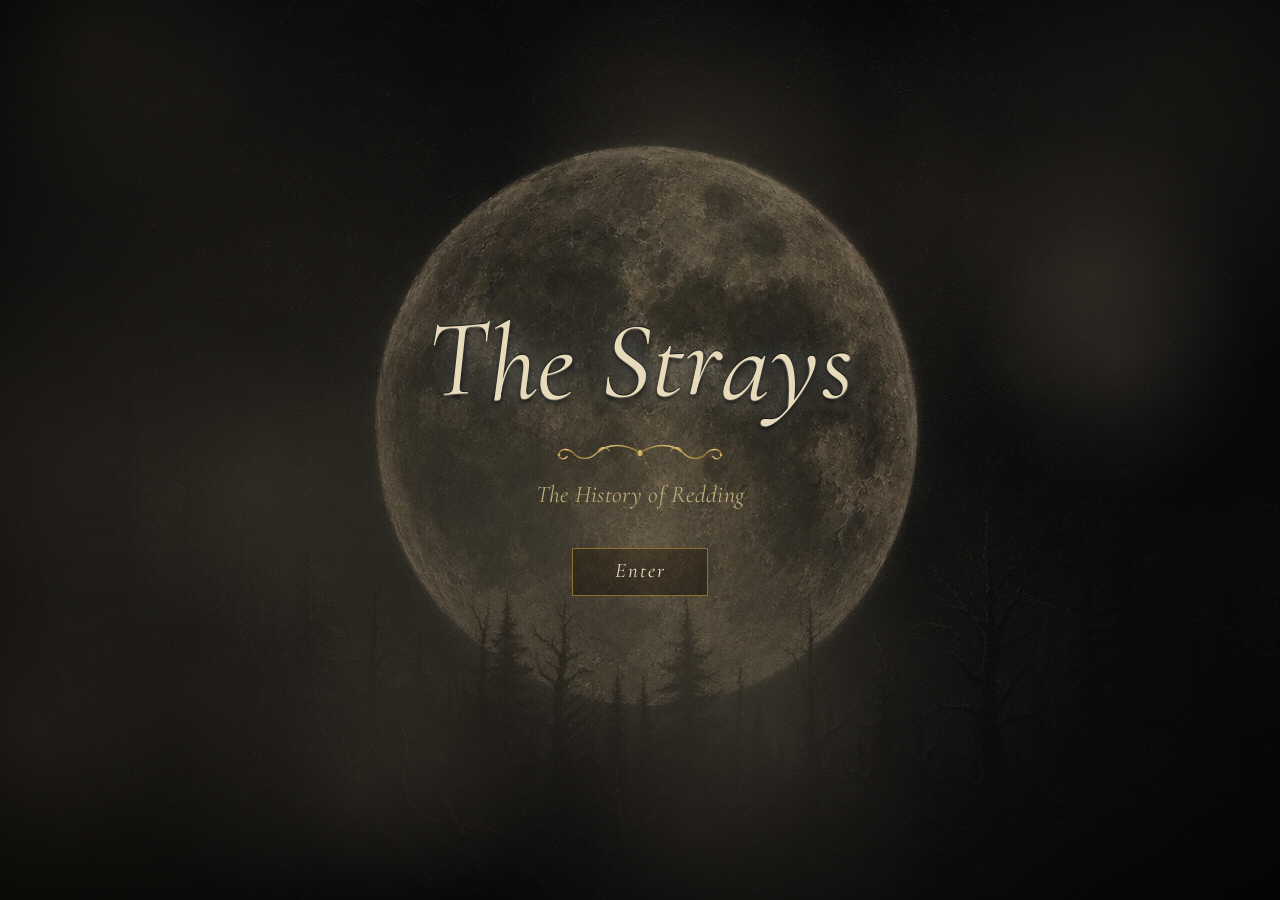
<file: index.html>
<!DOCTYPE html>
<html lang="en">
<head>
  <meta charset="UTF-8" />
  <meta name="viewport" content="width=device-width, initial-scale=1.0" />
  <title>The Strays</title>
  <link rel="icon" type="image/png" sizes="64x64" href="assets/favicon.png" />
  <link rel="icon" type="image/png" sizes="32x32" href="assets/favicon-32.png" />
  <link rel="apple-touch-icon" href="assets/apple-touch-icon.png" />
  <link rel="preconnect" href="https://fonts.googleapis.com" />
  <link rel="preconnect" href="https://fonts.gstatic.com" crossorigin />
  <link href="https://fonts.googleapis.com/css2?family=Cinzel+Decorative:wght@700;900&family=Cormorant+Garamond:ital,wght@0,400;0,600;1,400&family=IM+Fell+English:ital@0;1&family=Playfair+Display:ital,wght@0,500;1,500&display=swap" rel="stylesheet" />
  <link rel="stylesheet" href="styles.css" />
</head>
<body>
  <!-- Moon-over-forest backdrop -->
  <div class="night-sky"></div>

  <!-- Ambient overlays -->
  <div class="vignette"></div>
  <div class="dust"></div>

  <!-- Fog blows through the whole page -->
  <canvas id="fog" aria-hidden="true"></canvas>

  <!-- Aged film grain for grit -->
  <div class="grain" aria-hidden="true"></div>

  <!-- Enter gate -->
  <div id="gate" class="gate">
    <div class="gate-inner">
      <h1 class="gate-title">The Strays</h1>
      <svg class="flourish flourish-divider" viewBox="0 0 240 40" aria-hidden="true">
        <use href="#filigree" />
      </svg>
      <p class="gate-sub">The History of Redding</p>
      <button id="enterBtn" class="enter-btn" type="button">Enter</button>
    </div>
  </div>

  <!-- The book -->
  <div class="stage" id="stage">
    <div class="book" id="book">
      <!-- Left page of the spread (leather inside cover, revealed when open) -->
      <div class="left-page">
        <div class="page-sheet"></div>
      </div>

      <!-- Right page: the passage is revealed here -->
      <div class="right-page">
        <div class="page-sheet">
          <div class="page-content">
            <p class="incantation" id="incantation"></p>
            <a class="begin-btn" id="beginBtn" href="story.html">Begin</a>
          </div>
        </div>
      </div>

      <!-- Front cover -->
      <div class="cover" id="cover">
        <div class="cover-face cover-front">
          <img class="cover-img" src="assets/cover.jpg" alt="The Strays — an old leather book bearing a snarling werewolf" />
          <div class="cover-sheen"></div>
        </div>
        <div class="cover-face cover-back"></div>
      </div>
    </div>
  </div>

  <!-- Reusable Victorian filigree flourish -->
  <svg width="0" height="0" style="position:absolute" aria-hidden="true">
    <defs>
      <linearGradient id="goldGrad" x1="0" y1="0" x2="1" y2="0">
        <stop offset="0%" stop-color="#8a6d2f" />
        <stop offset="50%" stop-color="#e6c877" />
        <stop offset="100%" stop-color="#8a6d2f" />
      </linearGradient>
      <g id="filigree" fill="none" stroke="url(#goldGrad)" stroke-width="1.6" stroke-linecap="round">
        <path d="M120 20 C 104 9, 84 9, 72 20 C 64 28, 52 28, 46 20" />
        <path d="M120 20 C 136 9, 156 9, 168 20 C 176 28, 188 28, 194 20" />
        <path d="M46 20 C 40 14, 30 15, 30 22 C 30 27, 36 28, 39 24" />
        <path d="M194 20 C 200 14, 210 15, 210 22 C 210 27, 204 28, 201 24" />
        <path d="M72 20 c 3 -7 11 -8 14 -2" />
        <path d="M168 20 c -3 -7 -11 -8 -14 -2" />
        <circle cx="120" cy="20" r="3.4" fill="url(#goldGrad)" stroke="none" />
        <path d="M113 20 h14" stroke-width="1" />
        <circle cx="30" cy="22" r="1.7" fill="url(#goldGrad)" stroke="none" />
        <circle cx="210" cy="22" r="1.7" fill="url(#goldGrad)" stroke="none" />
      </g>
    </defs>
  </svg>

  <script src="script.js"></script>
</body>
</html>
</file>
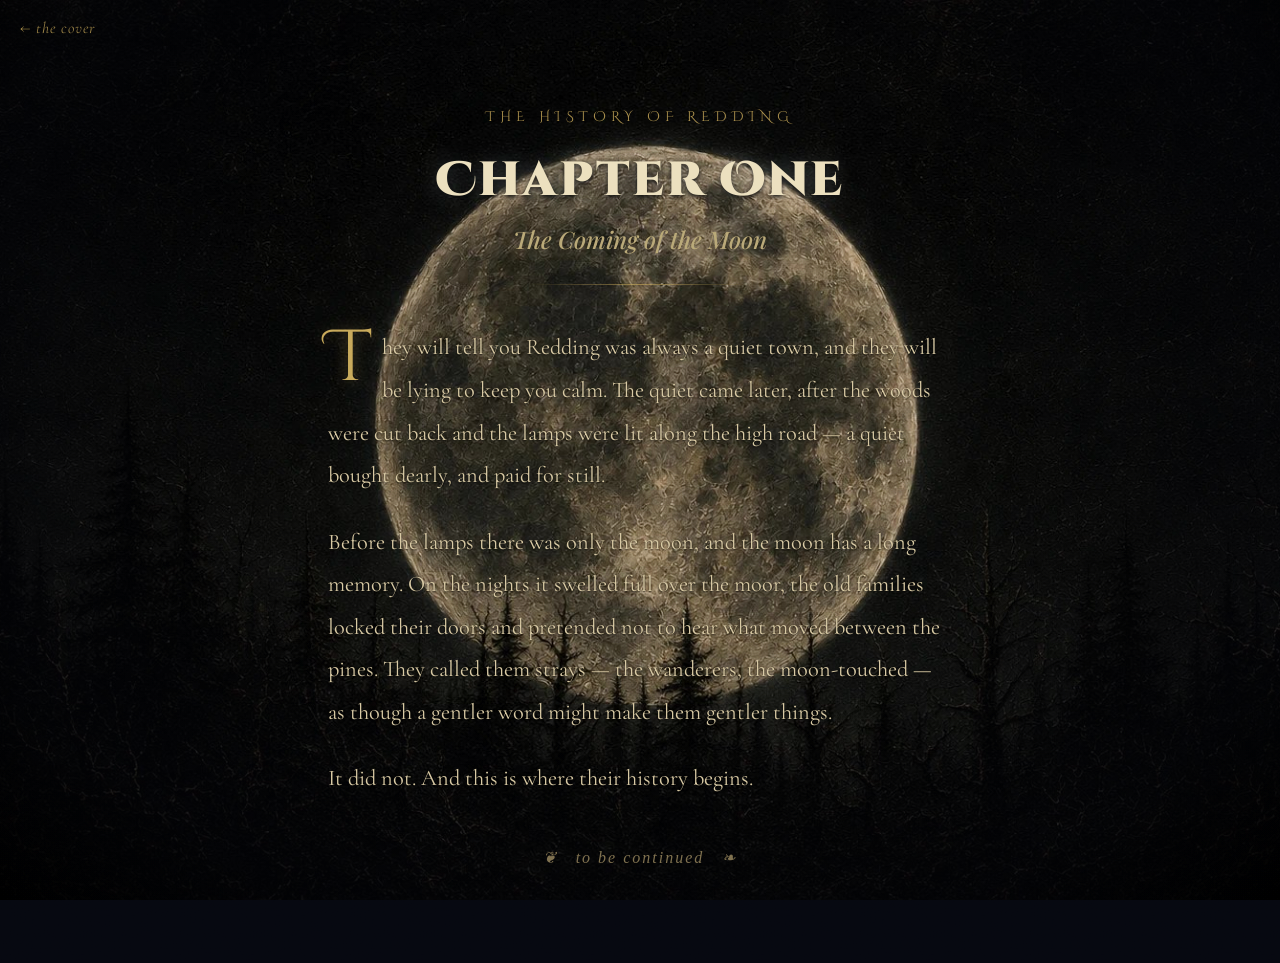
<file: story.html>
<!DOCTYPE html>
<html lang="en">
<head>
  <meta charset="UTF-8" />
  <meta name="viewport" content="width=device-width, initial-scale=1.0" />
  <title>The Strays — The History of Redding</title>
  <link rel="icon" type="image/png" sizes="64x64" href="assets/favicon.png" />
  <link rel="icon" type="image/png" sizes="32x32" href="assets/favicon-32.png" />
  <link rel="apple-touch-icon" href="assets/apple-touch-icon.png" />
  <link rel="preconnect" href="https://fonts.googleapis.com" />
  <link rel="preconnect" href="https://fonts.gstatic.com" crossorigin />
  <link href="https://fonts.googleapis.com/css2?family=Cinzel+Decorative:wght@700;900&family=Cormorant+Garamond:ital,wght@0,400;0,600;1,400&family=IM+Fell+English:ital@0;1&family=Playfair+Display:ital,wght@0,500;1,500&display=swap" rel="stylesheet" />
  <link rel="stylesheet" href="styles.css" />
  <style>
    /* story page allows scrolling (index.html is locked) */
    html, body.story-page { overflow-y: auto; height: auto; min-height: 100%; }
    .night-sky { background-attachment: fixed; }

    .story-back {
      position: fixed; top: 18px; left: 20px; z-index: 60;
      font-family: 'Cormorant Garamond', serif; font-style: italic;
      font-size: 1rem; letter-spacing: 1px;
      color: var(--gold); text-decoration: none; opacity: 0.75;
      transition: opacity 0.3s ease, color 0.3s ease;
    }
    .story-back:hover { opacity: 1; color: var(--gold-bright); }

    .story {
      position: relative; z-index: 10;
      max-width: 720px;
      margin: 0 auto;
      padding: clamp(4rem, 12vh, 9rem) clamp(1.4rem, 5vw, 3rem) 6rem;
      text-align: center;
    }
    .story-eyebrow {
      font-family: 'Cinzel Decorative', serif;
      font-size: clamp(0.7rem, 1.6vw, 0.85rem);
      letter-spacing: 5px; text-transform: uppercase;
      color: var(--gold); opacity: 0.85; margin-bottom: 1.4rem;
    }
    .story-chapter {
      font-family: 'Cinzel Decorative', serif; font-weight: 900;
      font-size: clamp(1.8rem, 5.5vw, 3rem);
      color: #ece0be; letter-spacing: 2px;
      text-shadow: 0 0 22px rgba(220,230,245,0.25), 0 2px 4px rgba(0,0,0,0.9);
    }
    .story-title {
      font-family: 'Playfair Display', serif; font-style: italic; font-weight: 500;
      font-size: clamp(1.1rem, 2.6vw, 1.5rem);
      color: #b9a877; margin: 0.6rem 0 0.4rem;
    }
    .story-rule {
      width: min(60%, 220px); height: 1px; margin: 1.8rem auto 2.6rem;
      background: linear-gradient(90deg, transparent, rgba(200,169,90,0.6), transparent);
    }
    .story-body {
      text-align: left;
      font-family: 'Cormorant Garamond', 'IM Fell English', serif;
      font-size: clamp(1.15rem, 2.1vw, 1.4rem);
      line-height: 1.9;
      color: #d8c9a3;
    }
    .story-body p { margin-bottom: 1.5rem; text-shadow: 0 1px 2px rgba(0,0,0,0.7); }
    .story-body p:first-child::first-letter {
      font-family: 'Cinzel Decorative', serif;
      font-size: 3.2em; line-height: 0.8; float: left;
      padding: 0.05em 0.12em 0 0; color: var(--gold);
      text-shadow: 0 0 14px rgba(200,169,90,0.4);
    }
    .story-end {
      margin-top: 3rem; text-align: center;
      font-family: 'IM Fell English', serif; font-style: italic;
      color: #7d6f4e; font-size: 1rem; letter-spacing: 2px;
    }
  </style>
</head>
<body class="story-page">
  <div class="night-sky"></div>
  <div class="vignette"></div>
  <div class="grain" aria-hidden="true"></div>

  <a class="story-back" href="index.html">&#8592; the cover</a>

  <main class="story">
    <p class="story-eyebrow">The History of Redding</p>
    <h1 class="story-chapter">Chapter One</h1>
    <p class="story-title">The Coming of the Moon</p>
    <div class="story-rule"></div>

    <!-- Placeholder opening — replace with the real chapter. -->
    <div class="story-body">
      <p>They will tell you Redding was always a quiet town, and they will be
        lying to keep you calm. The quiet came later, after the woods were
        cut back and the lamps were lit along the high road &mdash; a quiet
        bought dearly, and paid for still.</p>
      <p>Before the lamps there was only the moon, and the moon has a long
        memory. On the nights it swelled full over the moor, the old
        families locked their doors and pretended not to hear what moved
        between the pines. They called them strays &mdash; the wanderers, the
        moon-touched &mdash; as though a gentler word might make them gentler
        things.</p>
      <p>It did not. And this is where their history begins.</p>
    </div>

    <p class="story-end">&#10086; &nbsp; to be continued &nbsp; &#10087;</p>
  </main>
</body>
</html>
</file>
<file: styles.css>
/* ===========================================================
   The Strays — a Victorian werewolf chronicle
   =========================================================== */

* { margin: 0; padding: 0; box-sizing: border-box; }

:root {
  --gold: #c8a95a;
  --gold-bright: #e6c877;
  --gold-deep: #8a6d2f;
  --cream: #e8dcc0;
  --ink: #d8c9a0;
  --night-1: #0c1226;
  --night-2: #060810;
  --parchment: #e9dcbe;
  --parchment-dark: #c3b085;
  --leather: #241a12;
  --leather-dark: #100a06;
}

html, body {
  height: 100%;
  width: 100%;
  overflow: hidden;
  background: var(--night-2);
  font-family: 'Cormorant Garamond', 'IM Fell English', Georgia, serif;
  color: var(--ink);
  cursor: default;
}

/* ---------- Moon-over-forest backdrop ---------- */
.night-sky {
  position: fixed; inset: 0; z-index: 1;
  /* landscape artwork fills the whole page */
  background: #030204 url("assets/moonforest.jpg") center center / cover no-repeat;
}

/* ---------- Ambient overlays ---------- */
.vignette {
  position: fixed; inset: 0; pointer-events: none; z-index: 3;
  background: radial-gradient(ellipse at 50% 42%, transparent 38%, rgba(2,3,8,0.55) 78%, rgba(0,0,0,0.96) 100%);
}

/* ---------- Grit: aged film grain ---------- */
.grain {
  position: fixed; inset: -60px; pointer-events: none; z-index: 56;
  background-image: url("data:image/svg+xml,%3Csvg xmlns='http://www.w3.org/2000/svg' width='150' height='150'%3E%3Cfilter id='n'%3E%3CfeTurbulence type='fractalNoise' baseFrequency='0.82' numOctaves='2' stitchTiles='stitch'/%3E%3C/filter%3E%3Crect width='100%25' height='100%25' filter='url(%23n)'/%3E%3C/svg%3E");
  background-size: 170px 170px;
  opacity: 0.08;
  mix-blend-mode: overlay;
  animation: grain 1.1s steps(2) infinite;
}
@keyframes grain {
  0%   { transform: translate(0, 0); }
  50%  { transform: translate(-5px, 4px); }
  100% { transform: translate(4px, -3px); }
}

.dust {
  position: fixed; inset: 0; pointer-events: none; z-index: 6;
  background-image:
    radial-gradient(1.5px 1.5px at 12% 25%, rgba(220,225,235,0.5), transparent),
    radial-gradient(1px 1px at 32% 72%, rgba(220,225,235,0.35), transparent),
    radial-gradient(1.5px 1.5px at 58% 42%, rgba(220,225,235,0.3), transparent),
    radial-gradient(1px 1px at 78% 82%, rgba(220,225,235,0.4), transparent),
    radial-gradient(1px 1px at 88% 28%, rgba(220,225,235,0.35), transparent);
  animation: float-dust 26s linear infinite;
  opacity: 0.5;
}
@keyframes float-dust { from { transform: translateY(0); } to { transform: translateY(-45px); } }

/* Fog canvas drifts over the entire scene */
#fog {
  position: fixed; inset: 0; z-index: 44;
  pointer-events: none;
}

/* ---------- Decorative flourishes ---------- */
.flourish { overflow: visible; }
.flourish path, .flourish circle { filter: drop-shadow(0 0 3px rgba(200,169,90,0.35)); }

/* ---------- Enter gate ---------- */
.gate {
  position: fixed; inset: 0; z-index: 50;
  display: flex; align-items: center; justify-content: center;
  background: radial-gradient(ellipse at 50% 38%, rgba(4,5,12,0.28) 0%, rgba(2,3,8,0.55) 58%, rgba(0,0,0,0.8) 100%);
  transition: opacity 1.6s ease, visibility 1.6s ease;
}
.gate.hidden { opacity: 0; visibility: hidden; pointer-events: none; }
.gate-inner { text-align: center; padding: 2rem; }

.gate-crest {
  font-family: 'Cinzel Decorative', serif;
  font-size: clamp(0.7rem, 1.6vw, 0.9rem);
  letter-spacing: 6px;
  color: var(--gold);
  opacity: 0.85;
  margin-bottom: 0.8rem;
}
.gate-title {
  font-family: 'IM Fell English', 'Cormorant Garamond', serif;
  font-style: italic;
  font-weight: 400;
  font-size: clamp(3rem, 10vw, 6.8rem);
  color: #e7daba;
  letter-spacing: 1px;
  line-height: 1.05;
  text-shadow:
    0 1px 0 rgba(255,248,228,0.22),
    0 -1px 0 rgba(0,0,0,0.55),
    0 0 20px rgba(224,232,246,0.28),
    0 0 46px rgba(186,205,240,0.2),
    0 3px 5px rgba(0,0,0,0.9);
  animation: moon-title 7s ease-in-out infinite;
}
@keyframes moon-title {
  0%,100% { text-shadow: 0 1px 0 rgba(255,248,228,0.22), 0 -1px 0 rgba(0,0,0,0.55), 0 0 20px rgba(224,232,246,0.28), 0 0 46px rgba(186,205,240,0.2), 0 3px 5px rgba(0,0,0,0.9); }
  50%     { text-shadow: 0 1px 0 rgba(255,248,228,0.28), 0 -1px 0 rgba(0,0,0,0.55), 0 0 30px rgba(238,244,255,0.42), 0 0 70px rgba(196,214,248,0.32), 0 3px 5px rgba(0,0,0,0.9); }
}
.flourish-divider {
  width: min(70vw, 260px); height: 36px; margin: 1rem auto 0.4rem;
  display: block;
}
/* per-letter unevenness for a hand-inked title */
.gate-title .ltr { display: inline-block; }
.gate-sub {
  margin: 0.6rem 0 2.4rem;
  font-family: 'IM Fell English', 'Cormorant Garamond', serif;
  font-style: italic;
  font-size: clamp(1.05rem, 2.5vw, 1.5rem);
  color: #b9a877;
  letter-spacing: 0.3px;
}
.enter-btn {
  font-family: 'IM Fell English', 'Cormorant Garamond', serif;
  font-style: italic;
  font-weight: 400;
  font-size: clamp(1rem, 2vw, 1.3rem);
  letter-spacing: 2px;
  color: var(--cream);
  background: linear-gradient(180deg, rgba(40,30,16,0.5), rgba(20,14,8,0.5));
  border: 1px solid var(--gold-deep);
  padding: 0.6rem 2.6rem 0.7rem;
  cursor: pointer;
  transition: all 0.45s ease;
  position: relative;
}
.enter-btn:hover {
  color: #fff;
  border-color: var(--gold-bright);
  box-shadow: 0 0 22px rgba(200,169,90,0.45), inset 0 0 22px rgba(200,169,90,0.18);
  letter-spacing: 3px;
}
.gate-warn {
  margin-top: 2.4rem;
  font-style: italic;
  font-size: 0.9rem;
  color: #7d6f4e;
  animation: warn-fade 7s ease-in-out infinite;
}
@keyframes warn-fade { 0%,100% { opacity: 0.35; } 50% { opacity: 0.8; } }

/* ---------- Stage & book ---------- */
.stage {
  position: fixed; inset: 0; z-index: 10;
  display: flex; align-items: center; justify-content: center;
  perspective: 2600px;
  opacity: 0;
  transition: opacity 1.4s ease 0.4s;
}
.stage.revealed { opacity: 1; }

.book {
  position: relative;
  width: min(44vw, 450px);
  height: min(70vh, 700px);
  transform-style: preserve-3d;
  transform: rotateX(8deg) scale(0.8);
  transition: transform 1.8s cubic-bezier(.2,.7,.2,1);
  filter: drop-shadow(0 46px 60px rgba(0,0,0,0.9));
  will-change: transform;
}
/* larger, and it stays large once open */
.book.open { transform: translateX(50%) rotateX(6deg) scale(1.16); }
@media (max-width: 900px) {
  .book.open { transform: translateX(50%) rotateX(6deg) scale(1.0); }
}

/* Mobile: open to the single text page only (the spread is too small) */
@media (max-width: 760px) {
  .book {
    width: min(88vw, 460px);
    height: min(80vh, 700px);
    transform: rotateX(4deg) scale(0.88);
  }
  /* no sideways shift — the text page stays centered */
  .book.open { transform: rotateX(2deg) scale(1); }
  /* the leather left page is not shown on mobile */
  .left-page { display: none; }
  /* the cover swings open and fades, leaving just the text page */
  .book.open .cover {
    opacity: 0;
    transition: transform 1.7s cubic-bezier(.4,.1,.2,1), opacity 0.6s ease 1.25s;
  }
  .page-content { padding: 8% 13% 9% 11%; }
  .incantation { font-size: 1.32rem; line-height: 1.55; }
  .whisper { font-size: 0.95rem; }
}

.cover, .left-page, .right-page {
  position: absolute; inset: 0;
  transform-style: preserve-3d;
}

/* Aged paper sheet */
.page-sheet {
  position: absolute; inset: 0;
  overflow: hidden;
  background:
    radial-gradient(ellipse at 50% 40%, rgba(255,250,235,0.35), transparent 70%),
    linear-gradient(135deg, #e9dcbe 0%, #d8c8a0 55%, #c3b085 100%);
}
.page-sheet::before {
  content: ""; position: absolute; inset: 0;
  background:
    radial-gradient(circle at 22% 18%, rgba(120,85,35,0.26), transparent 22%),
    radial-gradient(circle at 78% 82%, rgba(90,60,25,0.3), transparent 26%),
    radial-gradient(circle at 12% 78%, rgba(80,60,25,0.16), transparent 18%),
    radial-gradient(circle at 88% 30%, rgba(120,90,40,0.22), transparent 20%);
  mix-blend-mode: multiply; pointer-events: none;
}
.page-sheet::after {
  content: ""; position: absolute; inset: 0;
  background: repeating-linear-gradient(90deg, rgba(90,60,25,0.05) 0 1px, transparent 1px 3px);
  opacity: 0.5; pointer-events: none;
}
/* Photographed inside spread: right half (aged parchment) on the right page */
.right-page .page-sheet {
  background: #cbbb90 url("assets/bookspread.jpg") right center / 200% 100% no-repeat;
}
.right-page .page-sheet::before,
.right-page .page-sheet::after { content: none; }
/* Left page is hidden behind the flipped cover; keep it dark leather so no
   bright sliver can peek through the gutter at the top/bottom */
.left-page .page-sheet {
  background: #0d0906 url("assets/bookspread.jpg") left center / 200% 100% no-repeat;
}
.left-page .page-sheet::before,
.left-page .page-sheet::after { content: none; }
.left-decor { display: none; }

/* Left page */
/* The inside-cover leather is provided by the cover's back face when it
   flips open, so this separate panel is not needed (and would otherwise
   stick out to the left of the closed cover). */
.left-page { display: none; }

/* Right page (the passage) */
.right-page {
  border-radius: 1px 4px 4px 1px;
  overflow: hidden;
  box-shadow: inset 20px 0 34px rgba(60,40,15,0.35);
  z-index: 1;
}
.page-content {
  position: absolute; inset: 0;
  /* keep text on the clean parchment: right pad clears the page-block,
     left pad clears the spine/gutter */
  padding: 10% 18% 11% 13%;
  display: flex; flex-direction: column; justify-content: center;
  color: #170c02;
}
.incantation {
  /* keep the stylized calligraphic touch, just bigger & higher-contrast */
  font-family: 'IM Fell English', 'Cormorant Garamond', serif;
  font-size: clamp(1.2rem, 2.2vw, 1.7rem);
  line-height: 1.6;
  font-style: italic;
  min-height: 1em;
  white-space: pre-wrap;
  overflow-wrap: break-word;
  /* light halo lifts the ink off the busy parchment for legibility */
  text-shadow:
    0 0 3px rgba(250,244,224,0.65),
    0 1px 1px rgba(255,250,235,0.5);
}
/* the bloody "you" — dark red, underlined three times by hand, uneven */
.incantation .blood {
  display: inline-block;
  position: relative;
  color: #7c0a0a;
  font-weight: 600;
  padding-bottom: 22px;
  text-shadow: 0 0 5px rgba(150,12,12,0.55), 0 1px 1px rgba(60,0,0,0.6);
}
/* the three hand-drawn strokes live in an SVG under the word */
.incantation .blood .scratch {
  position: absolute; left: -6%; bottom: 0;
  width: 112%; height: 22px; overflow: visible;
  pointer-events: none;
}
.incantation .blood .scratch path {
  fill: none;
  stroke: #8a0f0f;
  stroke-width: 2.3;
  stroke-linecap: round;
  stroke-linejoin: round;
  vector-effect: non-scaling-stroke;
  filter: drop-shadow(0 0 2px rgba(140,12,12,0.5));
  /* pathLength is normalized to 100 in markup so this reveals the whole stroke */
  stroke-dasharray: 100;
  stroke-dashoffset: 100;
}
.incantation .blood .scratch path.draw {
  stroke-dashoffset: 0;
  transition: stroke-dashoffset 0.85s cubic-bezier(.55,.05,.35,1);
}
/* a small drip appears once the strokes are done */
.incantation .blood .drip {
  position: absolute; left: 56%; bottom: 2px;
  width: 3.5px; height: 0;
  background: linear-gradient(#8a0f0f, #5a0505);
  border-radius: 45% 45% 50% 50% / 25% 25% 75% 75%;
  box-shadow: 0 0 4px rgba(140,12,12,0.6);
  transition: height 0.7s ease-in, bottom 0.7s ease-in;
}
.incantation .blood .drip.run { height: 11px; bottom: -9px; }
.whisper {
  margin-top: 1.8rem;
  font-family: 'Playfair Display', serif;
  font-style: italic;
  font-size: clamp(0.85rem, 1.3vw, 1.05rem);
  text-align: right;
  color: #5e3d12;
  text-shadow: 0 0 3px rgba(250,244,224,0.6);
  opacity: 0;
  transition: opacity 2s ease;
}
.whisper.show { opacity: 0.9; }

/* "Begin" — reads like the calligraphy, but is a clear clickable button */
.begin-btn {
  align-self: center;
  margin-top: 1.9rem;
  font-family: 'IM Fell English', 'Cormorant Garamond', serif;
  font-style: italic;
  font-size: clamp(1.35rem, 2.5vw, 1.95rem);
  letter-spacing: 1px;
  color: #170c02;
  text-decoration: none;
  cursor: pointer;
  padding: 0.15em 0.7em 0.28em;
  position: relative;
  opacity: 0;
  transform: translateY(6px);
  transition: opacity 0.9s ease, transform 0.9s ease, color 0.3s ease, text-shadow 0.3s ease;
  text-shadow: 0 0 3px rgba(250,244,224,0.7);
}
.begin-btn.show { opacity: 1; transform: translateY(0); }
/* underline flourish that grows on hover to signal it's clickable */
.begin-btn::after {
  content: "";
  position: absolute; left: 12%; right: 12%; bottom: 0.12em;
  height: 1.5px;
  background: currentColor;
  opacity: 0.55;
  transition: left 0.3s ease, right 0.3s ease, opacity 0.3s ease, background 0.3s ease;
}
/* small flanking marks reinforce that it's a control */
.begin-btn::before {
  content: "\2767";           /* rotated floral heart */
  position: absolute; left: -1.1em; top: 50%;
  transform: translateY(-50%);
  font-size: 0.7em; color: var(--gold-deep);
  opacity: 0; transition: opacity 0.3s ease;
}
.begin-btn:hover, .begin-btn:focus-visible {
  color: #5a0d0d;
  text-shadow: 0 0 10px rgba(150,60,30,0.35), 0 0 3px rgba(250,244,224,0.7);
  outline: none;
}
.begin-btn:hover::after, .begin-btn:focus-visible::after {
  left: 0; right: 0; opacity: 0.9;
  background: #7a2a12;
}
.begin-btn:hover::before, .begin-btn:focus-visible::before { opacity: 0.8; }


/* Front cover */
.cover {
  transform-origin: left center;
  transform: rotateY(0deg);
  transition: transform 1.9s cubic-bezier(.4,.1,.2,1);
  z-index: 20;
  border-radius: 2px 8px 8px 2px;
  will-change: transform;
}
.book.open .cover { transform: rotateY(-179deg); }
.cover-face {
  position: absolute; inset: 0;
  backface-visibility: hidden;
  border-radius: 2px 8px 8px 2px;
}
.cover-front {
  overflow: hidden;
  background: #0e0805;
  box-shadow: inset 0 0 40px rgba(0,0,0,0.55);
}
.cover-img {
  position: absolute; inset: 0;
  width: 100%; height: 100%;
  object-fit: cover;
  object-position: center;
  border-radius: inherit;
  display: block;
}
/* moving gilt sheen sweeping across the leather */
.cover-sheen {
  position: absolute; inset: 0;
  border-radius: inherit;
  background: linear-gradient(115deg, transparent 30%, rgba(230,200,119,0.14) 47%, rgba(255,240,200,0.22) 50%, rgba(230,200,119,0.14) 53%, transparent 70%);
  background-size: 260% 100%;
  background-position: 130% 0;
  animation: sheen 9s ease-in-out infinite;
  pointer-events: none;
  mix-blend-mode: screen;
}
@keyframes sheen {
  0%, 62% { background-position: 130% 0; }
  85%, 100% { background-position: -30% 0; }
}
/* Photographed inside spread: left half (leather inside cover) shows when
   the front cover flips open onto the left */
.cover-back {
  transform: rotateY(180deg);
  background: #0d0906 url("assets/bookspread.jpg") left center / 200% 100% no-repeat;
  box-shadow: inset 0 0 50px rgba(0,0,0,0.6);
}

/* entry shake */
.shake { animation: shake 0.6s ease; }
@keyframes shake {
  0%,100% { transform: translate(0,0); }
  20% { transform: translate(-3px, 2px); }
  40% { transform: translate(3px, -2px); }
  60% { transform: translate(-2px, -3px); }
  80% { transform: translate(2px, 3px); }
}

@media (prefers-reduced-motion: reduce) {
  * { animation: none !important; }
}
</file>
